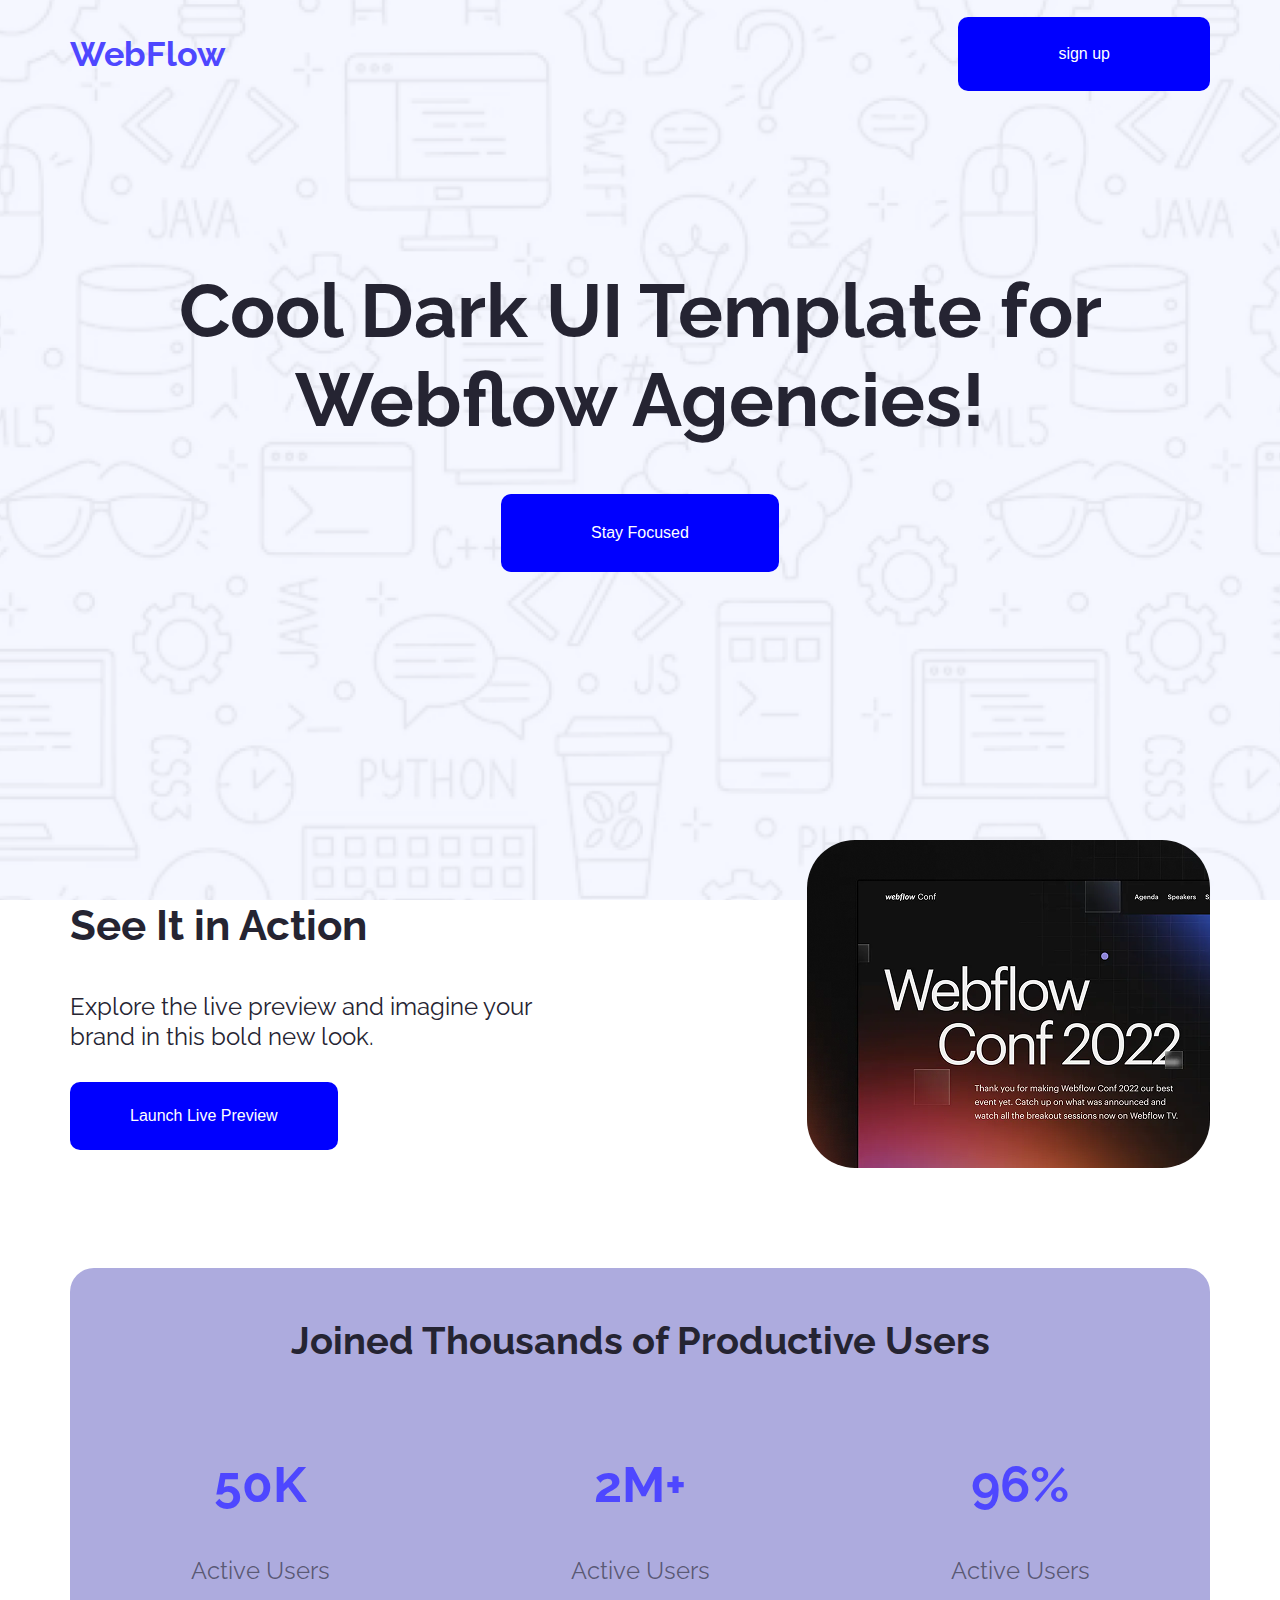
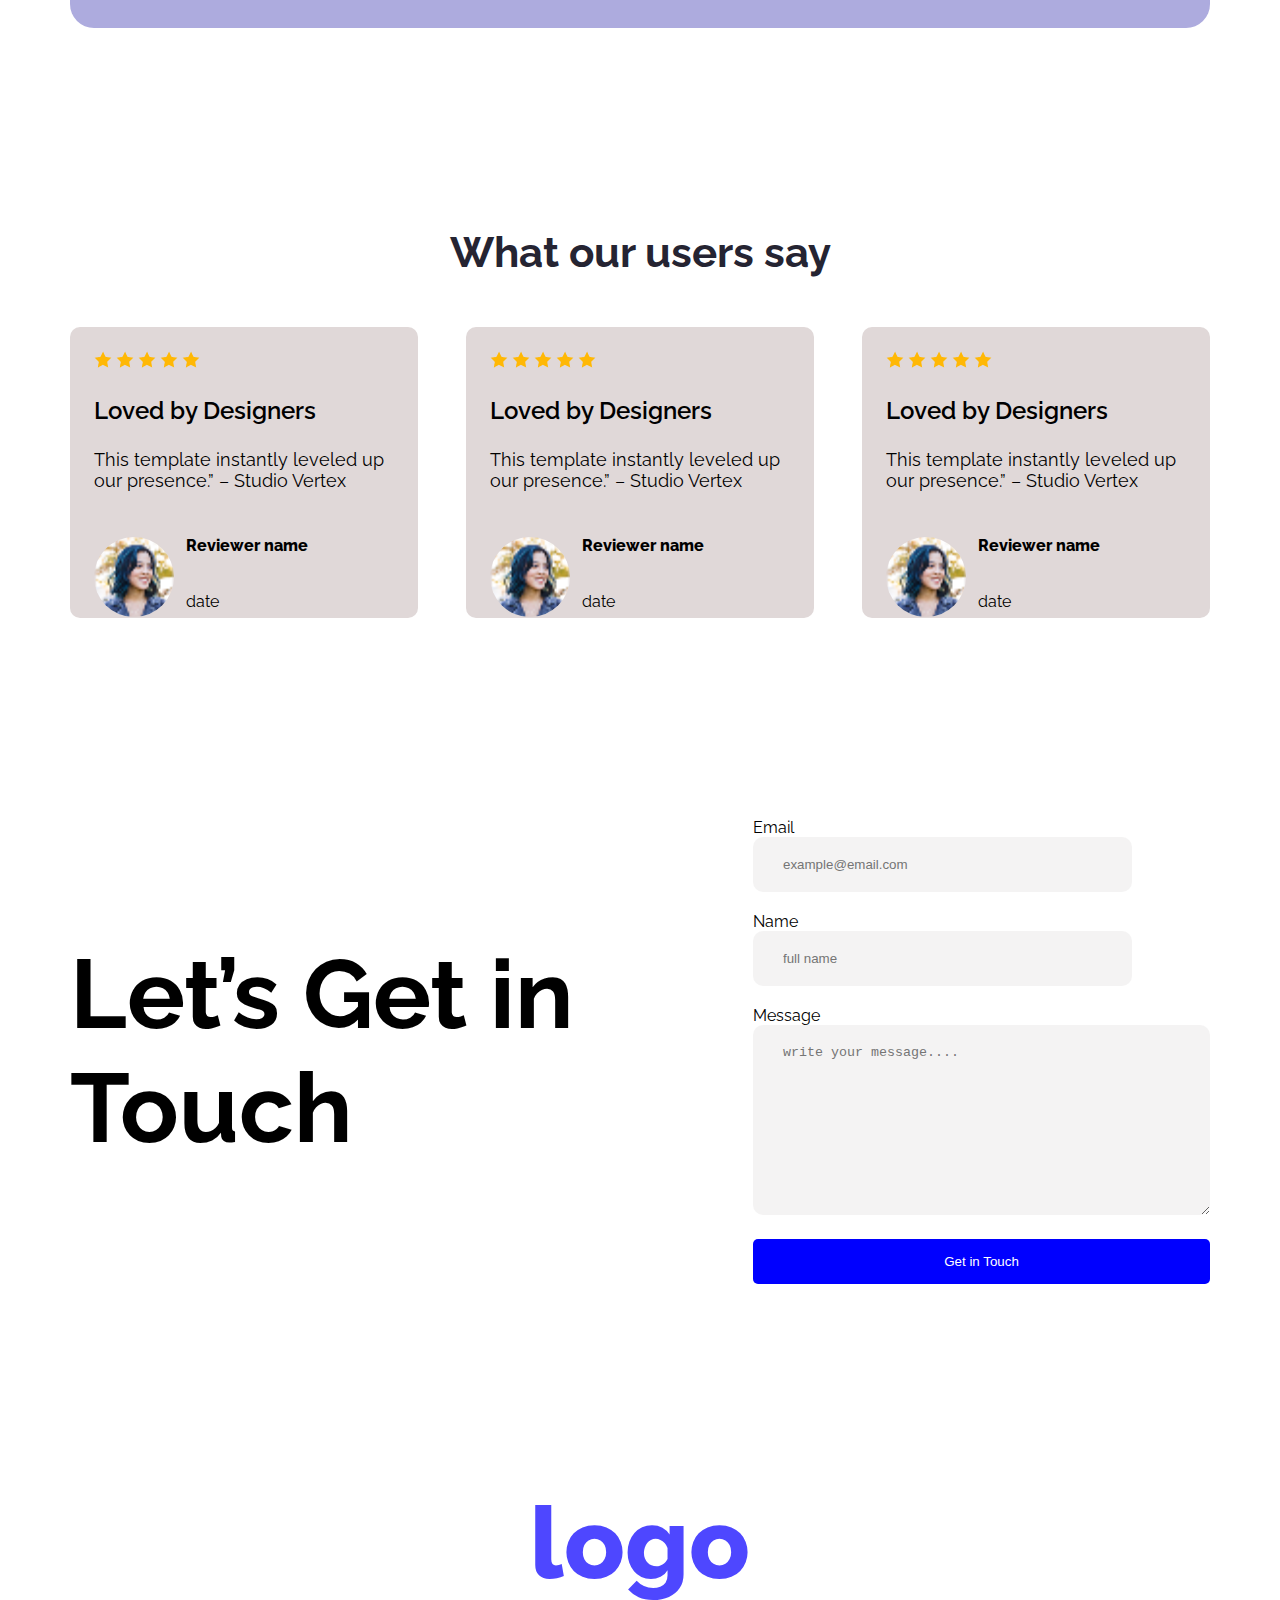
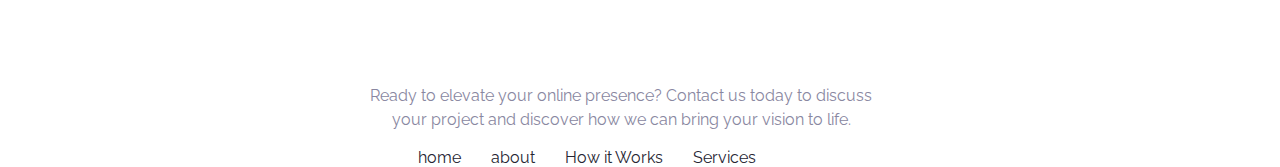
<file: web-flow/index.html>
<!DOCTYPE html>
<html lang="en">
<head>
    <meta charset="UTF-8">
    <meta name="viewport" content="width=device-width, initial-scale=1.0">
    <title>web-flow</title>
    <link rel="preconnect" href="https://fonts.googleapis.com">
<link rel="preconnect" href="https://fonts.gstatic.com" crossorigin>
<link href="https://fonts.googleapis.com/css2?family=Inter:ital,opsz,wght@0,14..32,100..900;1,14..32,100..900&family=Lora:ital,wght@0,400..700;1,400..700&family=Raleway:ital,wght@0,100..900;1,100..900&display=swap" rel="stylesheet">
    <link rel="stylesheet" href="style.css">
</head>
<body class="raleway-normal bg-image">
    <header>
        <nav>
            <h3 class="logo">WebFlow</h3>
            <ul class="nav-item">
                
                <li><a href=""><button class="btn-primary">sign up</button></a></li>
            </ul>
           
        </nav>
        <div class="banner">
            <h1>Cool Dark UI Template for Webflow Agencies!</h1>
            <button class="btn-primary btn-heading">Stay Focused</button>
        </div>
    </header>
    <main>
        <section class="action-part">
            <div class="action-content">
                <h3 class="action-title">See It in Action</h3>
                <p class="action-description">Explore the live preview and imagine your brand in this bold new look.</p>
                <button class="btn-primary btn-action">Launch Live Preview</button>
            </div>
            <img class="action-img" src="image/wc-mini.png" alt="">
        </section>

        <section class="user">
            <div class="user-box">
                <h4 class="user-title">Joined Thousands of Productive Users</h4>
                <div class="user-item">
                <div>
                    <h2 class="user-like">50K</h2>
                    <h5 class="user-rate">Active Users</h5>
                </div>
                <div>
                    <h2 class="user-like">2M+</h2>
                    <h5 class="user-rate">Active Users</h5>
                </div>
                <div>
                    <h2 class="user-like">96%</h2>
                    <h5 class="user-rate">Active Users</h5>
                </div>
                </div>
            </div>
        </section>
        <section class="client">
            
                <h3 class="client-title">What our users say</h3>
           <div class="client-part">
              <div class="client-box">
                <div>
                    <img src="image/icon-star.png" alt="">
                      <img src="image/icon-star.png" alt="">
                        <img src="image/icon-star.png" alt="">
                          <img src="image/icon-star.png" alt="">
                            <img src="image/icon-star.png" alt="">
                </div>
                <h3 class="client-heading">Loved by Designers</h3>
                <p class="client-description">This template instantly leveled up our presence.” – Studio Vertex</p>
                <div class="client-data">
                    <div>
                    <img class="client-person" src="image/avatar.png" alt="">
                      </div>
                    <div class="client-bio">
                        <h5 class="client-name">Reviewer name</h5>
                        <h6 class="client-date">date</h6>
                    </div>
                </div>
              </div>
              <div class="client-box">
                <div>
                    <img src="image/icon-star.png" alt="">
                      <img src="image/icon-star.png" alt="">
                        <img src="image/icon-star.png" alt="">
                          <img src="image/icon-star.png" alt="">
                            <img src="image/icon-star.png" alt="">
                </div>
                <h3 class="client-heading">Loved by Designers</h3>
                <p class="client-description">This template instantly leveled up our presence.” – Studio Vertex</p>
                <div class="client-data">
                    <div>
                    <img class="client-person" src="image/avatar.png" alt="">
                      </div>
                    <div class="client-bio">
                        <h5 class="client-name">Reviewer name</h5>
                        <h6 class="client-date">date</h6>
                    </div>
                </div>
              </div>
              <div class="client-box">
                <div>
                    <img src="image/icon-star.png" alt="">
                      <img src="image/icon-star.png" alt="">
                        <img src="image/icon-star.png" alt="">
                          <img src="image/icon-star.png" alt="">
                            <img src="image/icon-star.png" alt="">
                </div>
                <h3 class="client-heading">Loved by Designers</h3>
                <p class="client-description">This template instantly leveled up our presence.” – Studio Vertex</p>
                <div class="client-data">
                    <div>
                    <img class="client-person" src="image/avatar.png" alt="">
                      </div>
                    <div class="client-bio">
                        <h5 class="client-name">Reviewer name</h5>
                        <h6 class="client-date">date</h6>
                    </div>
                </div>
              </div>
           </div>

        </section>

        <section class="form-part">
            <div class="form-box">
                <div class="left-part">
                    <h3 class="form-title">Let’s Get in Touch</h3>
                </div>
                <div>
                   <form action="#">
                     <label for="">Email</label><br/>
                    <input class="form-input" type="text" placeholder="example@email.com">
                    <br/>
                    <label for="Name">Name</label> <br/>
                    <input class="form-input" type="text" placeholder="full name">
                    <br/>
                    <label for="">Message</label><br/>
                    <textarea class="form-input" cols="30" rows="10" name="" id="" placeholder="write your message...."></textarea>
                    <br/>
                    <input class="btn-submit" type="button" value="Get in Touch">
                   </form>
                </div>
            </div>
        </section>

    </main>
    <footer>
      <div>
        <h2 class="footer-title">logo</h2>
        <p class="footer-content">Ready to elevate your online presence? Contact us today to discuss your project and discover how we can bring your vision to life.</p>
        <ul class="modal-footer">
            <li><a href="">home</a></li>
            <li><a href="">about</a></li>
            <li><a href="">How it Works</a></li>
            <li><a href="">Services</a></li>
        </ul>
      </div>
    </footer>
</body>
</html>
</file>
<file: web-flow/style.css>
body{
    max-width: 1140px;
    margin: 0 auto;
}

.raleway-normal {
  font-family: "Raleway", sans-serif;
  font-optical-sizing: auto;
  font-style: normal;
}
.common-color{
    color: #4E47FF;
}
/* nav style  */
.bg-image{
    height: 100vh;
    background-image: url(../web-flow/image/Hero-bg.png);
    background-repeat: no-repeat;
    background-size: cover;
    background-position: center;
     
}

nav{
    display: flex;
    align-items: center;
    justify-content: space-between;
   
}
nav ul li {
    list-style: none;
}
nav ul li a{
   text-decoration: none;
   color: red;
}
.nav-item{
    display: flex;
    align-items: center;
    gap: 30px;
}
.logo{
    font-size: 34px;
    color: #4E47FF;
}
.btn-primary{
    background: blue;
    padding:28px 100px;
    color: white;
    border-radius: 10px;
    font-size: 16px;
    border: none;
    cursor: pointer;
}
.btn-primary:hover{
   
    background: red;
    color: rgb(43, 226, 98);
    transition: 4s;
}
 .banner{
    display: flex;
    align-items: center;
    text-align: center;
    
   flex-direction: column;
   
} 
.banner h1{
    font-size: 75px;
    font-weight:700;
    color:#252432;
    text-align:center;
    margin-top: 158px;
    
}
.btn-heading{
     padding:30px 90px;
     margin-bottom: 152px;
}

/* action part */
.action-part{
    display: flex;
    justify-content: space-between;
    align-items: center;
    margin-top: 116px;
}
.action-img{
    border-radius: 48px;
}
.action-title{
    font-size: 42px;
    font-weight: 700;
    color: #252432;
}
.action-description{
     font-size: 24px;
     line-height: 30px;
    font-weight: 400;
    color: #252432;
    width: 516px;
    margin-bottom: 30px;
}
.btn-action{
    padding: 25px 60px;
}
/*  user part */
.user{
    margin-top: 100px;
}
.user-box{
    background: hwb(242 67% 13%);
    height: 360px;
    border-radius: 24px;
    text-align: center;
    
}
.user-title{
   padding-top: 50px;
   font-size: 38px;
   font-weight: 700;
   color: #252432;
   text-align: center;
}
.user-item{
    display: flex;
    align-items: center;
    justify-content: space-around;
}
.user-like{
    font-size: 50px;
    font-weight: 700;
    color: #4E47FF;
}
.user-rate{
    font-size: 24px;
    font-weight: 400;
    color: #0000007b;
}
/*   client  */
.client{
    margin-top: 200px;
    
}
.client-title{
    text-align: center;
    font-size: 42px;
    font-weight: 700;
    color: #252432;
}
.client-box{
    width: 300px;
    height: 243px;
    background: #e0d8d8;
    padding: 24px;
    border-radius: 10px;
    
}
.client-heading{
    font-size: 24px;
    font-weight: 600;
}
.client-description{
    font-size: 18px;
    font-weight: 400;
}
.client-person{
    width: 80px;
    height: 80px;
    border-radius: 50%;
}
.client-data{
    display: flex;
    align-items: center;
    gap: 12px;

}

.client-name{
    font-size: 16px;
    font-weight: 800;
    
}
.client-date{
    font-size: 16px;
    font-weight: 400;
}
.client-part{
    display: flex;
    justify-content: space-between;
    margin-top: 50px;
}
/*    form part */
.form-part{
    margin-top: 200px;
    
}
.form-title{
    font-size: 97px;
    width: 528px;
}
.form-box{
    display: flex;
    justify-content: space-between;
    align-items: center;
}
.form-input{
    background: #ccc4c436;
    padding: 20px 172px 20px 30px;
    border: none;
    border-radius: 10px;
    margin-bottom: 20px;
    
}
.btn-submit{
    padding: 15px 25px;
    background: blue;
    color: #ffff;
    border-radius: 5px;
    width: 100%;
    border: none;
}
/* footer style */
footer{
    margin-top: 200px;
}
.footer-title{
    text-align: center;
    font-size: 100px;
    font-weight: 800;
    color: #4E47FF;
}
.footer-content{
    font-size: 16px;
    font-weight: 400;
    line-height: 150%;
    color: #8987A1;
    text-align: center;
    margin-left: 25%;
    width: 532px;
    height: 48px;
}
.modal-footer{
    display: flex;
    align-items: center;
    justify-content: left;
    margin-left: 27%;
    gap: 30px;
}
.modal-footer li{
    list-style: none;
}
.modal-footer li a{
    text-decoration: none;
    color: #252432;
    font-size: 16px;
}
</file>
